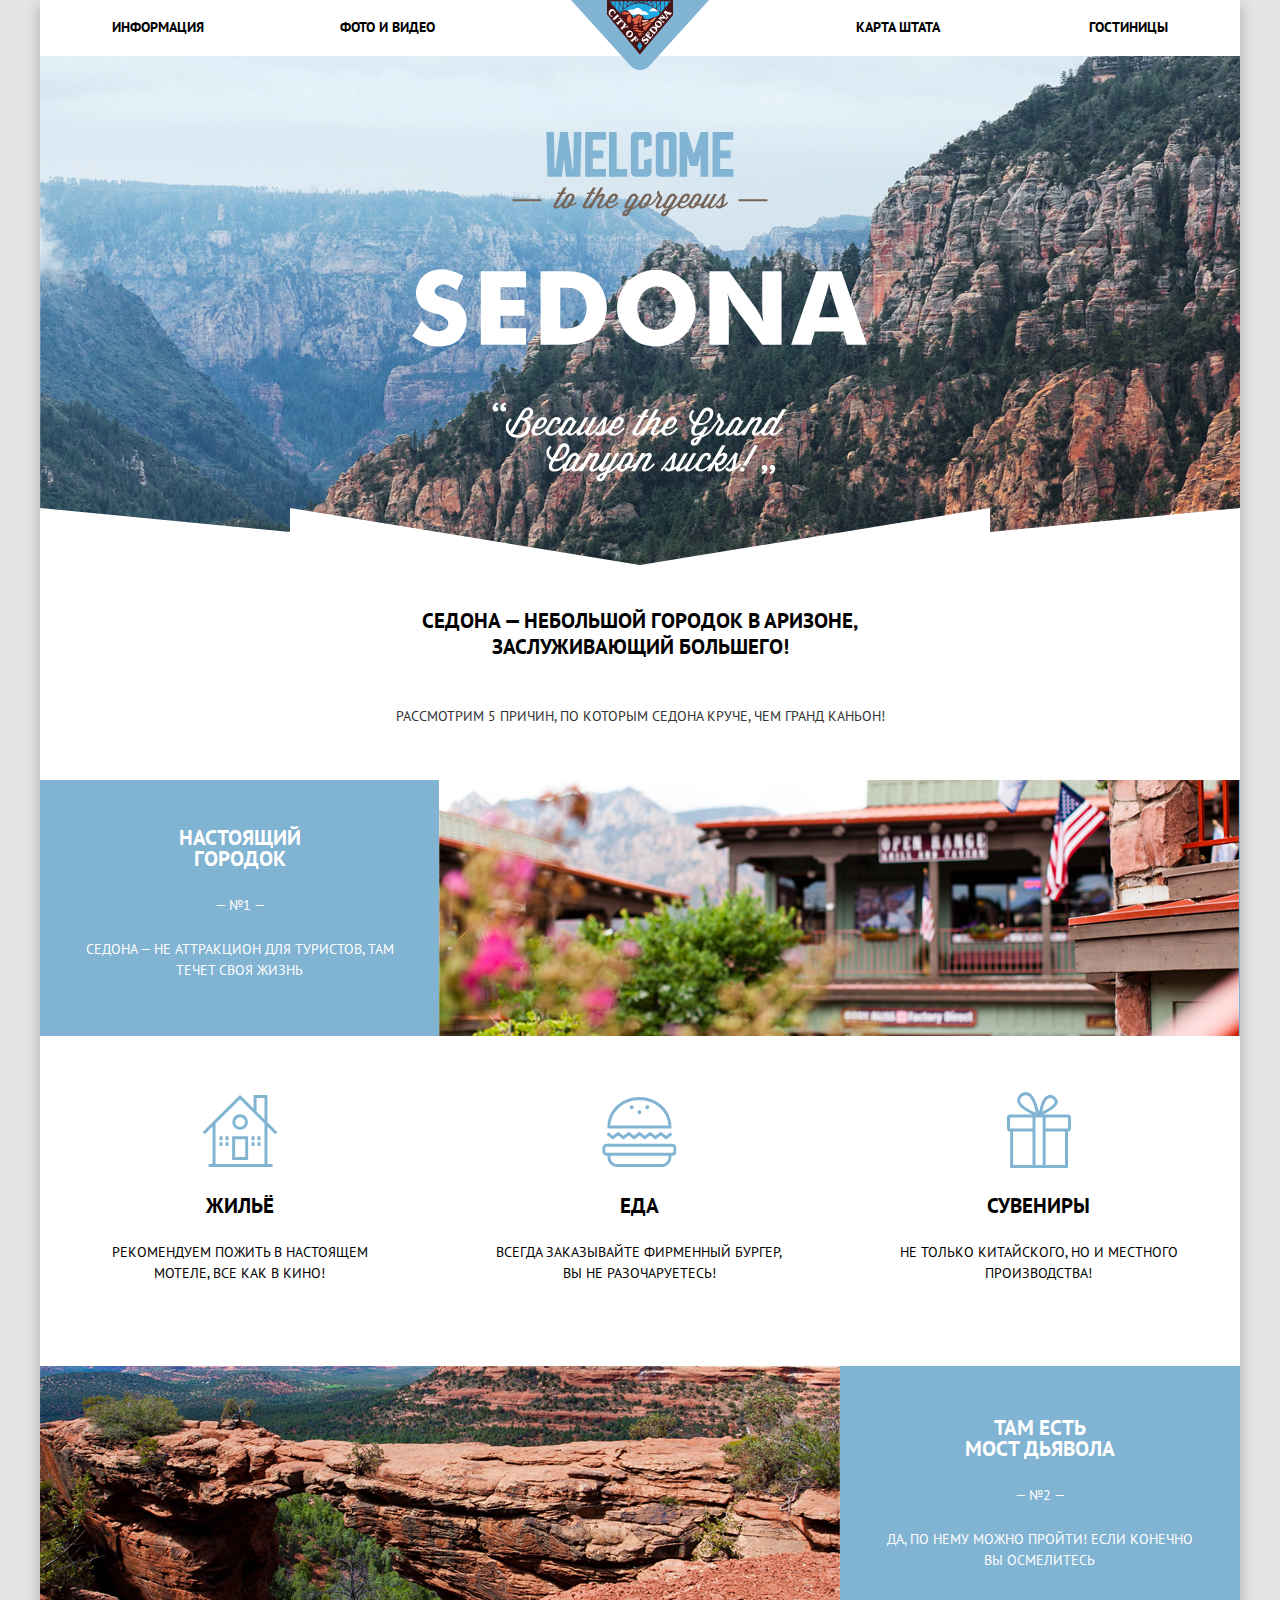
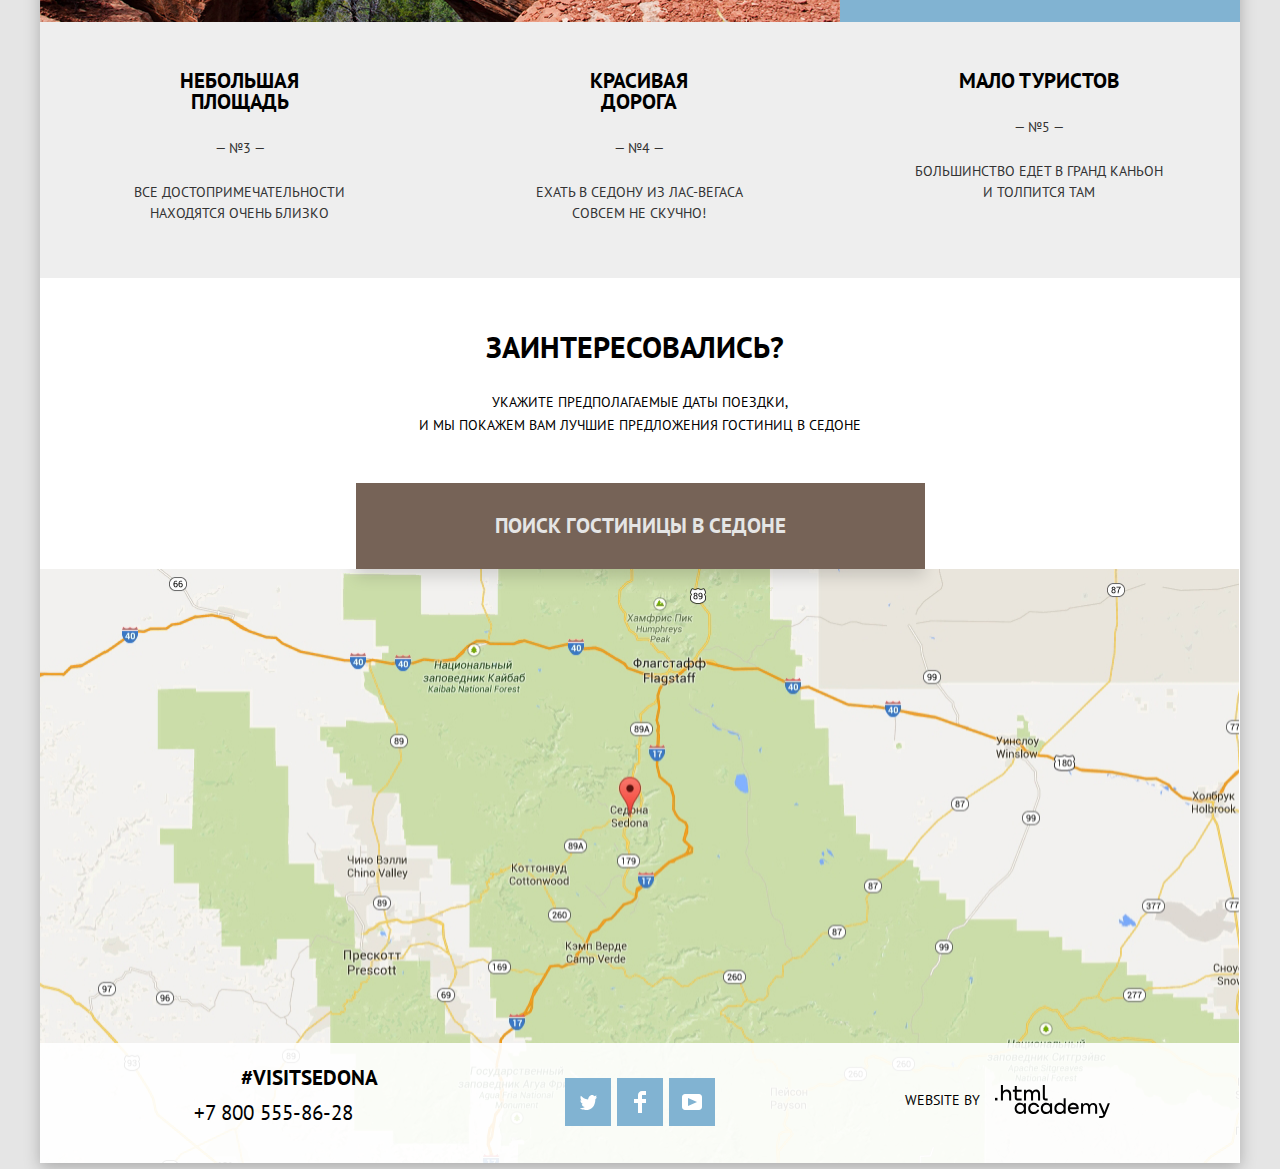
<file: index.html>
<!DOCTYPE html>
<html class="page" lang="ru">

<head>
  <meta charset="utf-8">
  <title>HTML Academy: Седона</title>
  <link rel="icon" href="./img/favicon.ico">
  <link href="https://fonts.googleapis.com/css2?family=PT+Sans:wght@400;700&display=swap" rel="stylesheet">
  <link href="./css/normalize.min.css" rel="stylesheet">
  <link href="./css/style.min.css" rel="stylesheet">
</head>

<body class="page-body page-body--index">
  <div class="page-body-container">

    <header class="main-header">
      <a class="main-header-logo">
        <img src="./img/logo.svg" width="138" height="70" alt="Логотип Седона">
      </a>
      <nav class="main-navigation">
        <ul class="site-navigation">
          <li class="site-navigation-item">
            <a class="site-navigation-link" href="#">Информация</a>
          </li>
          <li class="site-navigation-item">
            <a class="site-navigation-link" href="#">Фото и видео</a>
          </li>
          <li class="site-navigation-item">
            <a class="site-navigation-link" href="#">Карта штата</a>
          </li>
          <li class="site-navigation-item">
            <a class="site-navigation-link" href="catalog.html">Гостиницы</a>
          </li>
        </ul>
      </nav>
    </header>

    <main class="container">

      <h1 class="visually-hidden">Город Седона</h1>

      <section class="title">
        <h2 class="visually-hidden">Визитная карточка Седоны</h2>
        <img src="./img/welcome.svg" width="456" height="360" alt="Welcome to the gorgeous SEDONA Because the grand canyon sucks">
      </section>

      <section class="features">
        <h2 class="visually-hidden">5 причин посетить Седону</h2>
        <p class="features-city-text">Седона &mdash; небольшой городок в Аризоне, заслуживающий большего!</p>
        <p class="features-better-text">Рассмотрим 5 причин, по которым Седона круче, чем гранд Каньон!</p>
        <ul class="features-list">
          <li class="features-list-item features-list-item--first features-list-item--spec">
            <div class="features-list-wrap">
              <div class="features-list-container">
                <h2 class="features-title">Настоящий городок</h2>
                <p class="features-number">&mdash; №1 &mdash;</p>
                <p class="features-text">Седона &mdash; не аттракцион для туристов, там течет своя жизнь</p>
              </div>
            </div>
            <ul class="row">
              <li class="row-item row-item--first">
                <h2 class="row-head">Жильё</h2>
                <p class="row-text">Рекомендуем пожить в настоящем мотеле, все как в кино!</p>
              </li>
              <li class="row-item row-item--second">
                <h2 class="row-head">Еда</h2>
                <p class="row-text">Всегда заказывайте фирменный бургер, вы не разочаруетесь!</p>
              </li>
              <li class="row-item row-item--third">
                <h2 class="row-head">Сувениры</h2>
                <p class="row-text">Не только китайского, но и местного производства!</p>
              </li>
            </ul>
          </li>
          <li class="features-list-item features-list-item--second features-list-item--spec">
            <div class="features-list-wrap">
              <div class="features-list-container">
                <h2 class="features-title">Там есть<br>мост дьявола</h2>
                <p class="features-number">&mdash; №2 &mdash;</p>
                <p class="features-text">Да, по нему можно пройти! Если конечно вы осмелитесь</p>
              </div>
            </div>
          </li>
          <li class="features-list-item">
            <div class="features-list-container">
              <h2 class="features-title">Небольшая площадь</h2>
              <p class="features-number">&mdash; №3 &mdash;</p>
              <p class="features-text">Все достопримечательности находятся очень близко</p>
            </div>
          </li>
          <li class="features-list-item">
            <div class="features-list-container">
              <h2 class="features-title">Красивая дорога</h2>
              <p class="features-number">&mdash; №4 &mdash;</p>
              <p class="features-text">Ехать в Седону из Лас-Вегаса совсем не скучно!</p>
            </div>
          </li>
          <li class="features-list-item">
            <div class="features-list-container">
              <h2 class="features-title">Мало туристов</h2>
              <p class="features-number">&mdash; №5 &mdash;</p>
              <p class="features-text">Большинство едет в Гранд Каньон и&nbsp;толпится там</p>
            </div>
          </li>
        </ul>
      </section>

      <section class="form">
        <h2 class="visually-hidden">Форма заказа</h2>
        <div class="form-description-container">
          <p class="interesting">Заинтересовались?</p>
          <p class="dates">Укажите предполагаемые даты поездки,<br> и мы покажем вам лучшие предложения гостиниц в Седоне
          </p>
          <a class="search" href="#">Поиск гостиницы в Седоне</a>
        </div>
        <div class="form-container">
          <form class="appointment-date" action="https://echo.htmlacademy.ru" method="post">
            <div class="form-item-container">
              <label class="arrival-label" for="arrival-date">Дата заезда:</label>
              <div class="arrival-date-form">
                <input class="arrival-input arrival-date" id="arrival-date" type="text" name="date" placeholder="Укажите дату" value="24 апреля 2017" required>
                <button class="calendar-btn" type="button" aria-label="Открыть календарь">
                  <svg class="calendar arrival-calendar" width="21" height="23" viewBox="0 0 21 23" fill="none"
                    xmlns="http://www.w3.org/2000/svg">
                    <path fill-rule="evenodd" clip-rule="evenodd"
                      d="M16.406 3.02498H19.251C20.217 3.02498 21 3.84698 21 4.86198V21.164C21 22.179 20.217 23 19.251 23H1.75C0.784 23 0 22.179 0 21.164V4.86198C0 3.84698 0.784 3.02498 1.75 3.02498H4.593V1.64798C4.593 1.26698 4.887 0.958984 5.25 0.958984C5.612 0.958984 5.906 1.26698 5.906 1.64798V3.02498H9.844V1.64798C9.844 1.26698 10.138 0.958984 10.501 0.958984C10.862 0.958984 11.156 1.26698 11.156 1.64798V3.02498H15.094V1.64798C15.094 1.26698 15.387 0.958984 15.75 0.958984C16.112 0.958984 16.406 1.26698 16.406 1.64798V3.02498ZM19.5646 21.484C19.6466 21.3979 19.691 21.2828 19.688 21.164H19.689V4.86198C19.689 4.60898 19.493 4.40298 19.252 4.40298H16.407V5.78098C16.407 6.16198 16.113 6.46998 15.751 6.46998C15.388 6.46998 15.095 6.16198 15.095 5.78098V4.40298H11.157V5.78098C11.157 6.16198 10.863 6.46998 10.502 6.46998C10.139 6.46998 9.845 6.16198 9.845 5.78098V4.40298H5.907V5.78098C5.907 6.16198 5.613 6.46998 5.251 6.46998C4.888 6.46998 4.594 6.16198 4.594 5.78098V4.40298H1.75C1.50263 4.40953 1.30696 4.61458 1.312 4.86198V21.164C1.30696 21.4114 1.50263 21.6164 1.75 21.623H19.251C19.3698 21.6201 19.4826 21.5701 19.5646 21.484Z" />
                    <path fill-rule="evenodd" clip-rule="evenodd"
                      d="M4.59399 9.2251H7.21899V11.2911H4.59399V9.2251ZM4.59399 12.6681H7.21899V14.7351H4.59399V12.6681ZM7.21899 16.1121H4.59399V18.1781H7.21899V16.1121ZM9.18799 16.1121H11.813V18.1781H9.18799V16.1121ZM11.813 12.6681H9.18799V14.7351H11.813V12.6681ZM9.18799 9.2251H11.813V11.2911H9.18799V9.2251ZM16.406 16.1121H13.781V18.1781H16.406V16.1121ZM13.781 12.6681H16.406V14.7351H13.781V12.6681ZM16.406 9.2251H13.781V11.2911H16.406V9.2251Z" />
                  </svg>
                </button>
              </div>
            </div>
            <div class="form-item-container form-item-container-second">
              <label class="arrival-label" for="departure-date">Дата выезда:</label>
              <div class="arrival-date-form">
                <input class="arrival-input departure-date" id="departure-date" name="date" placeholder="Укажите дату" value="4 июля 2017" required>
                <button class="calendar-btn" type="button" aria-label="Открыть календарь">
                  <svg class="calendar arrival-calendar" width="21" height="23" viewBox="0 0 21 23" fill="none"
                    xmlns="http://www.w3.org/2000/svg">
                    <path fill-rule="evenodd" clip-rule="evenodd"
                      d="M16.406 3.02498H19.251C20.217 3.02498 21 3.84698 21 4.86198V21.164C21 22.179 20.217 23 19.251 23H1.75C0.784 23 0 22.179 0 21.164V4.86198C0 3.84698 0.784 3.02498 1.75 3.02498H4.593V1.64798C4.593 1.26698 4.887 0.958984 5.25 0.958984C5.612 0.958984 5.906 1.26698 5.906 1.64798V3.02498H9.844V1.64798C9.844 1.26698 10.138 0.958984 10.501 0.958984C10.862 0.958984 11.156 1.26698 11.156 1.64798V3.02498H15.094V1.64798C15.094 1.26698 15.387 0.958984 15.75 0.958984C16.112 0.958984 16.406 1.26698 16.406 1.64798V3.02498ZM19.5646 21.484C19.6466 21.3979 19.691 21.2828 19.688 21.164H19.689V4.86198C19.689 4.60898 19.493 4.40298 19.252 4.40298H16.407V5.78098C16.407 6.16198 16.113 6.46998 15.751 6.46998C15.388 6.46998 15.095 6.16198 15.095 5.78098V4.40298H11.157V5.78098C11.157 6.16198 10.863 6.46998 10.502 6.46998C10.139 6.46998 9.845 6.16198 9.845 5.78098V4.40298H5.907V5.78098C5.907 6.16198 5.613 6.46998 5.251 6.46998C4.888 6.46998 4.594 6.16198 4.594 5.78098V4.40298H1.75C1.50263 4.40953 1.30696 4.61458 1.312 4.86198V21.164C1.30696 21.4114 1.50263 21.6164 1.75 21.623H19.251C19.3698 21.6201 19.4826 21.5701 19.5646 21.484Z" />
                    <path fill-rule="evenodd" clip-rule="evenodd"
                      d="M4.59399 9.2251H7.21899V11.2911H4.59399V9.2251ZM4.59399 12.6681H7.21899V14.7351H4.59399V12.6681ZM7.21899 16.1121H4.59399V18.1781H7.21899V16.1121ZM9.18799 16.1121H11.813V18.1781H9.18799V16.1121ZM11.813 12.6681H9.18799V14.7351H11.813V12.6681ZM9.18799 9.2251H11.813V11.2911H9.18799V9.2251ZM16.406 16.1121H13.781V18.1781H16.406V16.1121ZM13.781 12.6681H16.406V14.7351H13.781V12.6681ZM16.406 9.2251H13.781V11.2911H16.406V9.2251Z" />
                  </svg>
                </button>
              </div>
            </div>
            <div class="form-number-wrapper">
              <div class="form-number">
                <label class="number-label" for="number-first">Взрослые:</label>
                <div class="form-number-container">
                  <button class="number-link" aria-label="Уменьшить на 1" type="button">
                    <svg class="number-link-sign" width="12" height="3" viewBox="0 0 12 3" fill="none"
                      xmlns="http://www.w3.org/2000/svg">
                      <rect width="12" height="3" />
                    </svg>
                  </button>
                  <input class="form-number-input" type="text" name="number" id="number-first" value="2">
                  <button class="number-link" aria-label="Увеличить на 1" type="button">
                    <svg class="number-link-sign" width="11" height="11" viewBox="0 0 11 11" fill="none"
                      xmlns="http://www.w3.org/2000/svg">
                      <path fill-rule="evenodd" clip-rule="evenodd"
                        d="M4.23086 6.76932V11H6.76932V6.76932H11V4.23086H6.76932V0H4.23085V4.23086H0V6.76932H4.23086Z" />
                    </svg>
                  </button>
                </div>
              </div>
              <div class="form-number">
                <label class="number-label number-label--second" for="number-second">Дети:</label>
                <div class="form-number-container">
                  <button class="number-link" aria-label="Уменьшить на 1" type="button">
                    <svg class="number-link-sign" width="12" height="3" viewBox="0 0 12 3" fill="none"
                      xmlns="http://www.w3.org/2000/svg">
                      <rect width="12" height="3" />
                    </svg>
                  </button>
                  <input class="form-number-input" type="text" name="number" id="number-second" value="0">
                  <button class="number-link" aria-label="Увеличить на 1" type="button">
                    <svg class="number-link-sign" width="11" height="11" viewBox="0 0 11 11" fill="none"
                      xmlns="http://www.w3.org/2000/svg">
                      <path fill-rule="evenodd" clip-rule="evenodd"
                        d="M4.23086 6.76932V11H6.76932V6.76932H11V4.23086H6.76932V0H4.23085V4.23086H0V6.76932H4.23086Z" />
                    </svg>
                  </button>
                </div>
              </div>
            </div>
            <button class="appointment-date-sumbit" type="submit">Найти</button>
          </form>
        </div>
      </section>

      <section class="map">
        <h2 class="visually-hidden">Карта проезда</h2>
        <div class="map-img-container">
          <img src="./img/map.jpg" width="1199" height="594" alt="Карта проезда">
        </div>
        <div class="google-map-container">
          <iframe class="google-map"
            src="https://www.google.com/maps/embed?pb=!1m18!1m12!1m3!1d52385.1805216671!2d-111.83024386158104!3d34.85437335639012!2m3!1f0!2f0!3f0!3m2!1i1024!2i768!4f13.1!3m3!1m2!1s0x872da132f942b00d%3A0x5548c523fa6c8efd!2z0KHQtdC00L7QvdCwLCDQkNGA0LjQt9C-0L3QsCA4NjMzNiwg0KHQqNCQ!5e0!3m2!1sru!2sru!4v1624360653317!5m2!1sru!2sru"
            width="600" height="450" style="border:0;" allowfullscreen="" loading="lazy"></iframe>
        </div>
      </section>
    </main>

    <footer class="main-footer">
      <section class="footer-contacts">
        <h2 class="lattice">#VisitSedona</h2>
        <a class="footer-phone" href="tel:+78005558628">+7 800 555-86-28</a>
      </section>

      <section class="footer-social">
        <h2 class="visually-hidden">Социальные сети</h2>
        <ul class="messengers">
          <li class="messengers-item">
            <a class="messengers-link messengers-link--tw" href="#" aria-label="Ссылка на Твиттер"></a>
          </li>
          <li class="messengers-item">
            <a class="messengers-link messengers-link--fb" href="#" aria-label="Ссылка на Фейсбук"></a>
          </li>
          <li class="messengers-item">
            <a class="messengers-link messengers-link--yt" href="#" aria-label="Ссылка на Ютуб"></a>
          </li>
        </ul>
      </section>

      <section class="academy">
        <h2 class="visually-hidden">Копирайт</h2>
        <p class="footer-copyright">
          Website by
          <a class="footer-link-academy" href="https://htmlacademy.ru/intensive/htmlcss" aria-label="Ссылка на сайт Академии">
            <svg class="footer-svg-academy" width="115" height="33" viewBox="0 0 115 33" fill="none"
              xmlns="http://www.w3.org/2000/svg">
              <path d="M0 12.8691V15.4429H2.45789V12.8691H0Z" />
              <path
                d="M11.6466 4.52562C10.0863 4.52562 8.82534 5.23341 8.03454 6.26294H7.94905V0H5.91864V15.4429H7.94905V10.1451C7.94905 8.02172 9.27418 6.49888 11.2191 6.49888C13.0572 6.49888 14.1258 7.87158 14.1258 9.71614V15.4429H16.1563V9.35153C16.1563 6.41308 14.3396 4.52562 11.6466 4.52562Z" />
              <path
                d="M26.6171 4.82696H21.8082V1.07349H19.7778V4.82696H17.8542V6.80022H19.7778V12.7843C19.7778 14.5002 20.7396 15.4439 22.4708 15.4439H26.6171V13.4492H22.8769C22.193 13.4492 21.8082 13.0632 21.8082 12.3983V6.80022H26.6171V4.82696Z" />
              <path
                d="M41.1215 4.54712C39.497 4.54712 38.2576 5.34071 37.5736 6.60618H37.5095C36.8897 5.36217 35.7356 4.54712 34.154 4.54712C32.7434 4.54712 31.6746 5.29781 31.0336 6.3488H30.948V4.82596H29.0031V15.4429H31.0336V9.99504C31.0336 8.00032 32.0806 6.54184 33.6624 6.49894C35.1584 6.45604 36.0347 7.52847 36.0347 9.13708V15.4429H38.0652V9.82343C38.0652 7.44266 39.4758 6.49894 40.6941 6.49894C42.1688 6.49894 43.0452 7.52847 43.0452 9.13708V15.4429H45.0754V8.92261C45.0754 6.3488 43.6221 4.54712 41.1215 4.54712Z" />
              <path
                d="M47.8272 12.6975C47.8272 14.4348 48.8104 15.4429 50.627 15.4429H52.636V13.4696H50.9262C50.2422 13.4696 49.8574 13.0835 49.8574 12.4186V0H47.8272V12.6975Z" />
              <path
                d="M28.9048 19.6888H28.8192C28.027 18.6227 26.7425 17.8764 25.0295 17.8551C21.882 17.8124 19.6338 20.1365 19.6338 23.4202C19.6338 26.7252 21.9248 29.0494 25.008 29.0068C26.7637 28.9853 28.027 28.1965 28.8192 27.0663H28.9048V28.7081H30.9177V18.1536H28.9048V19.6888ZM25.3077 27.0451C23.081 27.0451 21.6679 25.4245 21.6679 23.4202C21.6679 21.4159 23.081 19.7954 25.3077 19.7954C27.4703 19.7954 28.8836 21.4159 28.8836 23.4202C28.8836 25.4033 27.4703 27.0451 25.3077 27.0451Z" />
              <path
                d="M44.2094 21.9915C43.7169 19.6034 41.5972 17.855 38.8138 17.855C35.4523 17.855 33.2042 20.307 33.2042 23.4201C33.2042 26.5331 35.4523 29.0067 38.8138 29.0067C41.5972 29.0067 43.7169 27.2155 44.2094 24.8061H42.0898C41.6616 26.1494 40.3983 27.0662 38.8353 27.0662C36.6513 27.0662 35.238 25.4244 35.238 23.4201C35.238 21.4158 36.6513 19.7953 38.8353 19.7953C40.4624 19.7953 41.6616 20.7548 42.0898 21.9915H44.2094Z" />
              <path
                d="M55.0836 19.6888H54.998C54.2057 18.6227 52.921 17.8764 51.208 17.8551C48.0606 17.8124 45.8124 20.1365 45.8124 23.4202C45.8124 26.7252 48.1035 29.0494 51.1866 29.0068C52.9424 28.9853 54.2057 28.1965 54.998 27.0663H55.0836V28.7081H57.0962V18.1536H55.0836V19.6888ZM51.4865 27.0451C49.2595 27.0451 47.8465 25.4245 47.8465 23.4202C47.8465 21.4159 49.2595 19.7954 51.4865 19.7954C53.6491 19.7954 55.0621 21.4159 55.0621 23.4202C55.0621 25.4033 53.6491 27.0451 51.4865 27.0451Z" />
              <path
                d="M68.6538 19.7953H68.5682C67.776 18.6652 66.4483 17.8763 64.7568 17.855C61.6738 17.8123 59.3827 20.1365 59.3827 23.4415C59.3827 26.7251 61.6309 29.0493 64.7783 29.0067C66.4483 28.9853 67.776 28.239 68.5468 27.1729H68.6538V28.708H70.6665V13.356H68.6538V19.7953ZM65.0568 27.0662C62.8298 27.0662 61.4168 25.4458 61.4168 23.4415C61.4168 21.4372 62.8298 19.8166 65.0568 19.8166C67.2193 19.8166 68.6324 21.4585 68.6324 23.4415C68.6324 25.4458 67.2193 27.0662 65.0568 27.0662Z" />
              <path
                d="M78.3297 17.855C75.0752 17.855 72.8483 20.3497 72.8483 23.4414C72.8483 26.4479 74.9467 29.0067 78.3724 29.0067C80.8561 29.0067 82.8475 27.6633 83.5541 25.4244H81.4342C80.9634 26.4267 79.8286 27.0662 78.4582 27.0662C76.5312 27.0662 75.1608 25.7869 75.0108 24.1451H83.7682C84.0464 20.6269 81.8412 17.855 78.3297 17.855ZM78.2868 19.7953C79.9783 19.7953 81.2416 20.8401 81.5627 22.354H75.0538C75.3534 20.8614 76.6168 19.7953 78.2868 19.7953Z" />
              <path
                d="M98.1985 17.8762C96.5713 17.8762 95.3295 18.6651 94.6443 19.9232H94.5799C93.9591 18.6865 92.8029 17.8762 91.2184 17.8762C89.8054 17.8762 88.7347 18.6225 88.0924 19.6673H88.0068V18.1534H86.0583V28.7079H88.0924V23.2921C88.0924 21.3091 89.1417 19.8592 90.7261 19.8165C92.2247 19.7739 93.1028 20.84 93.1028 22.4392V28.7079H95.1368V23.1215C95.1368 20.7547 96.5499 19.8165 97.7703 19.8165C99.2477 19.8165 100.125 20.84 100.125 22.4392V28.7079H102.16V22.226C102.16 19.6673 100.704 17.8762 98.1985 17.8762Z" />
              <path
                d="M109.441 27.0237L105.801 18.1536H103.553L108.392 29.7104L108.371 29.753C108.028 30.6272 107.643 30.947 106.701 30.947H104.196V32.9726H106.701C108.542 32.9726 109.527 32.1411 110.212 30.3499L114.88 18.1536H112.803L109.441 27.0237Z" />
            </svg>
          </a>
        </p>
      </section>
    </footer>
  </div>
  <script src="./js/script.min.js"></script>
</body>

</html>
</file>
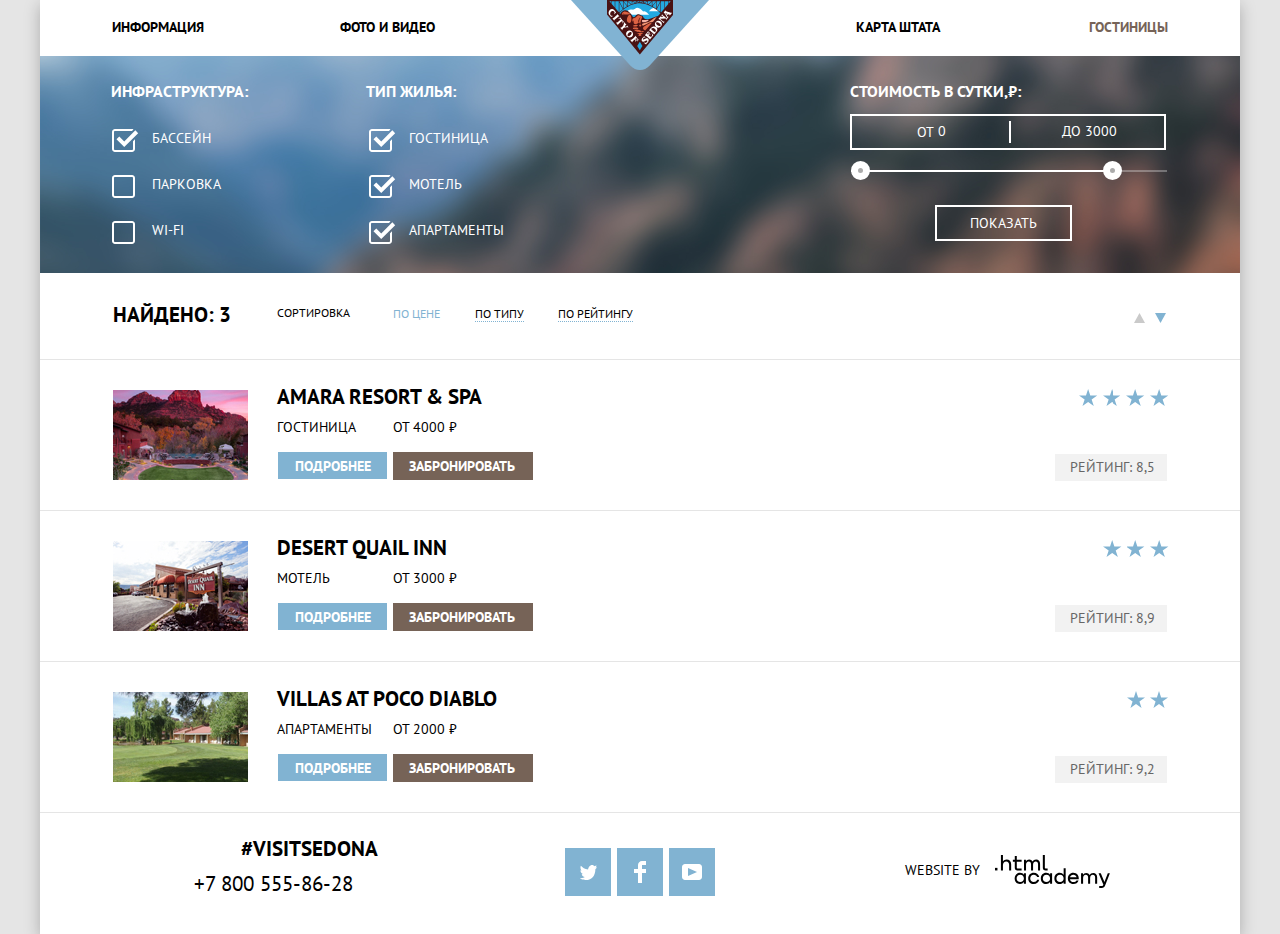
<file: catalog.html>
<!DOCTYPE html>
<html lang="ru">

<head>
  <meta charset="utf-8">
  <title>HTML Academy: Седона</title>
  <link rel="icon" href="./img/favicon.ico">
  <link href="https://fonts.googleapis.com/css2?family=PT+Sans:wght@400;700&display=swap" rel="stylesheet">
  <link href="./css/normalize.min.css" rel="stylesheet">
  <link href="./css/style.min.css" rel="stylesheet">
</head>

<body class="page-body">
  <div class="page-body-container">

    <header class="main-header">
      <a class="main-header-logo" href="index.html">
        <img src="./img/logo.svg" width="138" height="70" alt="Логотип Седона">
      </a>
      <nav class="main-navigation">
        <ul class="site-navigation">
          <li class="site-navigation-item">
            <a class="site-navigation-link" href="#">Информация</a>
          </li>
          <li class="site-navigation-item">
            <a class="site-navigation-link" href="#">Фото и видео</a>
          </li>
          <li class="site-navigation-item">
            <a class="site-navigation-link" href="#">Карта штата</a>
          </li>
          <li class="site-navigation-item">
            <a class="site-navigation-link site-navigation-link--active">Гостиницы</a>
          </li>
        </ul>
      </nav>
    </header>

    <main class="container">

      <section class="filters">
        <h2 class="visually-hidden">Фильтр</h2>
        <form class="filter" method="get" action="https://echo.htmlacademy.ru">
          <div class="filter-container">
            <section class="filter-group">
              <h3 class="filter-group-legend legend-first">Инфраструктура:</h3>
              <ul class="filters-item">
                <li class="filter-option checkbox">
                  <input class="checkbox-input visually-hidden" type="checkbox" name="bassein" id="infra-bassein"
                    checked>
                  <label class="checkbox-label" for="infra-bassein">Бассейн</label>
                </li>
                <li class="filter-option checkbox">
                  <input class="checkbox-input visually-hidden" type="checkbox" name="parkovka" id="infra-parkovka">
                  <label class="checkbox-label" for="infra-parkovka">Парковка</label>
                </li>
                <li class="filter-option checkbox">
                  <input class="checkbox-input visually-hidden" type="checkbox" name="wi-fi" id="infra-wi-fi">
                  <label class="checkbox-label" for="infra-wi-fi">WI-FI</label>
                </li>
              </ul>
            </section>

            <section class="filter-group">
              <h3 class="filter-group-legend legend-second">Тип жилья:</h3>
              <ul class="filters-item filters-item-second">
                <li class="filter-option checkbox">
                  <input class="checkbox-input visually-hidden" type="checkbox" name="gostinica" id="tip-gostinica"
                    checked>
                  <label class="checkbox-label" for="tip-gostinica">Гостиница</label>
                <li class="filter-option checkbox">
                  <input class="checkbox-input visually-hidden" type="checkbox" name="motel" id="tip-motel" checked>
                  <label class="checkbox-label" for="tip-motel">Мотель</label>
                </li>
                <li class="filter-option checkbox">
                  <input class="checkbox-input visually-hidden" type="checkbox" name="apartamenti" id="tip-apartamenti"
                    checked>
                  <label class="checkbox-label" for="tip-apartamenti">Апартаменты</label>
                </li>
              </ul>
            </section>

            <section class="filter-group filter-group-third">
              <h3 class="filter-group-legend legend-third">Стоимость в сутки,₽:</h3>
              <div class="filter-price-container">
                <div class="filter-price">
                  <label class="filter-price-label" for="min-price">От</label>
                  <input class="filter-price-input" type="text" name="min-price" id="min-price" value="0">
                </div>
                <div class="filter-price">
                  <label class="filter-price-label filter-price-label-second" for="max-price">До</label>
                  <input class="filter-price-input" type="text" name="max-price" id="max-price" value="3000">
                </div>
              </div>
              <div class="range">
                <div class="range-scale">
                  <div class="range-value">
                  </div>
                </div>
                <a href="#" class="range-handle range-handle--left" aria-label="Минимальная цена"></a>
                <a href="#" class="range-handle range-handle--right" aria-label="Максимальная цена"></a>
              </div>
              <button class="filter-price-sumbit" type="submit">Показать</button>
            </section>
          </div>
        </form>
      </section>

      <section class="sorting">
        <div class="sorting-sort">
          <h2 class="sorting-found">Найдено: 3</h2>
          <p class="sorting-text">Сортировка</p>
          <ul class="sorting-list sorting-list-links">
            <li class="sorting-list-item">
              <a class="sorting-list-link sorting-list-link-active" href="#">По цене</a>
            </li>
            <li class="sorting-list-item">
              <a class="sorting-list-link" href="#">По типу</a>
            </li>
            <li class="sorting-list-item">
              <a class="sorting-list-link" href="#">По рейтингу</a>
            </li>
          </ul>
          <ul class="sorting-list sorting-list-orders">
            <li class="sorting-list-item sorting-list-item-order">
              <a class="sorting-order sorting-order-current" href="#" aria-label="По возрастанию">
                <svg class="sorting-icon" width="11" height="10" viewBox="0 0 11 10" fill="none"
                  xmlns="http://www.w3.org/2000/svg">
                  <path d="M5.5 0L0 10H11L5.5 0Z" />
                </svg>
              </a>
            </li>
            <li class="sorting-list-item sorting-list-item-order">
              <a class="sorting-order" href="#" aria-label="По убыванию">
                <svg class="sorting-icon sorting-icon-second" width="11" height="10" viewBox="0 0 11 10" fill="none" xmlns="http://www.w3.org/2000/svg">
                  <path d="M5.5 10L0 0H11"/>
                  </svg>
              </a>
            </li>
          </ul>
        </div>

        <h2 class="visually-hidden">Список отелей</h2>
        <ul class="catalog-list">
          <li class="catalog-list-item catalog-list-item-first">
            <a class="hotel-photo" href="#">
              <img src="./img/amara.jpg" width="135" height="90" alt="AMARA RESORT & SPA">
            </a>
            <div class="hotel-info">
              <a class="hotel-link" href="#">Amara Resort & SPA</a>
              <p class="hotel-price"><span class="hotel-price-text">Гостиница</span> От 4000 ₽</p>
              <div class="hotel-links-container">
                <a class="details-link" href="#">Подробнее</a>
                <a class="reservation-link" href="#">Забронировать</a>
              </div>
            </div>
            <div class="rating rating-four">
              <p class="rating-item">Рейтинг: 8,5</p>
            </div>
          </li>
          <li class="catalog-list-item">
            <a class="hotel-photo" href="#">
              <img src="./img/desert.jpg" width="135" height="90" alt="DESERT QUAIL INN">
            </a>
            <div class="hotel-info">
              <a class="hotel-link" href="#">Desert quail inn</a>
              <p class="hotel-price"><span class="hotel-price-text">Мотель</span> От 3000 ₽</p>
              <div class="hotel-links-container">
                <a class="details-link" href="#">Подробнее</a>
                <a class="reservation-link" href="#">Забронировать</a>
              </div>
            </div>
            <div class="rating rating-three">
              <p class="rating-item">Рейтинг: 8,9</p>
            </div>
          </li>
          <li class="catalog-list-item">
            <a class="hotel-photo" href="#">
              <img src="img/villas.jpg" width="135" height="90" alt="VILLAS AT POCO DIABLO">
            </a>
            <div class="hotel-info">
              <a class="hotel-link" href="#">Villas at poco diablo</a>
              <p class="hotel-price"><span class="hotel-price-text">Апартаменты</span> От 2000 ₽</p>
              <div class="hotel-links-container">
                <a class="details-link" href="#">Подробнее</a>
                <a class="reservation-link" href="#">Забронировать</a>
              </div>
            </div>
            <div class="rating rating-two">
              <p class="rating-item">Рейтинг: 9,2</p>
            </div>
          </li>
        </ul>
      </section>
    </main>

    <footer class="main-footer">
      <section class="footer-contacts">
        <h2 class="lattice">#VisitSedona</h2>
        <a class="footer-phone" href="tel:+78005558628">+7 800 555-86-28</a>
      </section>

      <section class="footer-social">
        <h2 class="visually-hidden">Социальные сети</h2>
        <ul class="messengers">
          <li class="messengers-item">
            <a class="messengers-link messengers-link--tw" href="#" aria-label="Ссылка на Твиттер"></a>
          </li>
          <li class="messengers-item">
            <a class="messengers-link messengers-link--fb" href="#" aria-label="Ссылка на Фейсбук"></a>
          </li>
          <li class="messengers-item">
            <a class="messengers-link messengers-link--yt" href="#" aria-label="Ссылка на Ютуб"></a>
          </li>
        </ul>
      </section>

      <section class="academy">
        <h2 class="visually-hidden">Копирайт</h2>
        <p class="footer-copyright">
          Website by
          <a class="footer-link-academy" href="https://htmlacademy.ru/intensive/htmlcss" aria-label="Ссылка на сайт Академии">
            <svg class="footer-svg-academy" width="115" height="33" viewBox="0 0 115 33" fill="none"
              xmlns="http://www.w3.org/2000/svg">
              <path d="M0 12.8691V15.4429H2.45789V12.8691H0Z" />
              <path
                d="M11.6466 4.52562C10.0863 4.52562 8.82534 5.23341 8.03454 6.26294H7.94905V0H5.91864V15.4429H7.94905V10.1451C7.94905 8.02172 9.27418 6.49888 11.2191 6.49888C13.0572 6.49888 14.1258 7.87158 14.1258 9.71614V15.4429H16.1563V9.35153C16.1563 6.41308 14.3396 4.52562 11.6466 4.52562Z" />
              <path
                d="M26.6171 4.82696H21.8082V1.07349H19.7778V4.82696H17.8542V6.80022H19.7778V12.7843C19.7778 14.5002 20.7396 15.4439 22.4708 15.4439H26.6171V13.4492H22.8769C22.193 13.4492 21.8082 13.0632 21.8082 12.3983V6.80022H26.6171V4.82696Z" />
              <path
                d="M41.1215 4.54712C39.497 4.54712 38.2576 5.34071 37.5736 6.60618H37.5095C36.8897 5.36217 35.7356 4.54712 34.154 4.54712C32.7434 4.54712 31.6746 5.29781 31.0336 6.3488H30.948V4.82596H29.0031V15.4429H31.0336V9.99504C31.0336 8.00032 32.0806 6.54184 33.6624 6.49894C35.1584 6.45604 36.0347 7.52847 36.0347 9.13708V15.4429H38.0652V9.82343C38.0652 7.44266 39.4758 6.49894 40.6941 6.49894C42.1688 6.49894 43.0452 7.52847 43.0452 9.13708V15.4429H45.0754V8.92261C45.0754 6.3488 43.6221 4.54712 41.1215 4.54712Z" />
              <path
                d="M47.8272 12.6975C47.8272 14.4348 48.8104 15.4429 50.627 15.4429H52.636V13.4696H50.9262C50.2422 13.4696 49.8574 13.0835 49.8574 12.4186V0H47.8272V12.6975Z" />
              <path
                d="M28.9048 19.6888H28.8192C28.027 18.6227 26.7425 17.8764 25.0295 17.8551C21.882 17.8124 19.6338 20.1365 19.6338 23.4202C19.6338 26.7252 21.9248 29.0494 25.008 29.0068C26.7637 28.9853 28.027 28.1965 28.8192 27.0663H28.9048V28.7081H30.9177V18.1536H28.9048V19.6888ZM25.3077 27.0451C23.081 27.0451 21.6679 25.4245 21.6679 23.4202C21.6679 21.4159 23.081 19.7954 25.3077 19.7954C27.4703 19.7954 28.8836 21.4159 28.8836 23.4202C28.8836 25.4033 27.4703 27.0451 25.3077 27.0451Z" />
              <path
                d="M44.2094 21.9915C43.7169 19.6034 41.5972 17.855 38.8138 17.855C35.4523 17.855 33.2042 20.307 33.2042 23.4201C33.2042 26.5331 35.4523 29.0067 38.8138 29.0067C41.5972 29.0067 43.7169 27.2155 44.2094 24.8061H42.0898C41.6616 26.1494 40.3983 27.0662 38.8353 27.0662C36.6513 27.0662 35.238 25.4244 35.238 23.4201C35.238 21.4158 36.6513 19.7953 38.8353 19.7953C40.4624 19.7953 41.6616 20.7548 42.0898 21.9915H44.2094Z" />
              <path
                d="M55.0836 19.6888H54.998C54.2057 18.6227 52.921 17.8764 51.208 17.8551C48.0606 17.8124 45.8124 20.1365 45.8124 23.4202C45.8124 26.7252 48.1035 29.0494 51.1866 29.0068C52.9424 28.9853 54.2057 28.1965 54.998 27.0663H55.0836V28.7081H57.0962V18.1536H55.0836V19.6888ZM51.4865 27.0451C49.2595 27.0451 47.8465 25.4245 47.8465 23.4202C47.8465 21.4159 49.2595 19.7954 51.4865 19.7954C53.6491 19.7954 55.0621 21.4159 55.0621 23.4202C55.0621 25.4033 53.6491 27.0451 51.4865 27.0451Z" />
              <path
                d="M68.6538 19.7953H68.5682C67.776 18.6652 66.4483 17.8763 64.7568 17.855C61.6738 17.8123 59.3827 20.1365 59.3827 23.4415C59.3827 26.7251 61.6309 29.0493 64.7783 29.0067C66.4483 28.9853 67.776 28.239 68.5468 27.1729H68.6538V28.708H70.6665V13.356H68.6538V19.7953ZM65.0568 27.0662C62.8298 27.0662 61.4168 25.4458 61.4168 23.4415C61.4168 21.4372 62.8298 19.8166 65.0568 19.8166C67.2193 19.8166 68.6324 21.4585 68.6324 23.4415C68.6324 25.4458 67.2193 27.0662 65.0568 27.0662Z" />
              <path
                d="M78.3297 17.855C75.0752 17.855 72.8483 20.3497 72.8483 23.4414C72.8483 26.4479 74.9467 29.0067 78.3724 29.0067C80.8561 29.0067 82.8475 27.6633 83.5541 25.4244H81.4342C80.9634 26.4267 79.8286 27.0662 78.4582 27.0662C76.5312 27.0662 75.1608 25.7869 75.0108 24.1451H83.7682C84.0464 20.6269 81.8412 17.855 78.3297 17.855ZM78.2868 19.7953C79.9783 19.7953 81.2416 20.8401 81.5627 22.354H75.0538C75.3534 20.8614 76.6168 19.7953 78.2868 19.7953Z" />
              <path
                d="M98.1985 17.8762C96.5713 17.8762 95.3295 18.6651 94.6443 19.9232H94.5799C93.9591 18.6865 92.8029 17.8762 91.2184 17.8762C89.8054 17.8762 88.7347 18.6225 88.0924 19.6673H88.0068V18.1534H86.0583V28.7079H88.0924V23.2921C88.0924 21.3091 89.1417 19.8592 90.7261 19.8165C92.2247 19.7739 93.1028 20.84 93.1028 22.4392V28.7079H95.1368V23.1215C95.1368 20.7547 96.5499 19.8165 97.7703 19.8165C99.2477 19.8165 100.125 20.84 100.125 22.4392V28.7079H102.16V22.226C102.16 19.6673 100.704 17.8762 98.1985 17.8762Z" />
              <path
                d="M109.441 27.0237L105.801 18.1536H103.553L108.392 29.7104L108.371 29.753C108.028 30.6272 107.643 30.947 106.701 30.947H104.196V32.9726H106.701C108.542 32.9726 109.527 32.1411 110.212 30.3499L114.88 18.1536H112.803L109.441 27.0237Z" />
            </svg>
          </a>
        </p>
      </section>
    </footer>
  </div>
  <script src="./js/script.min.js"></script>
</body>

</html>
</file>
<file: css/style.min.css>
:root{--basic-black:#000000;--basic-white:#FFFFFF;--basic-extra-white:#EEEEEE;--basic-extra-dark:#333333;--basic-blue:#669EC0;--basic-extra-blue:#5496BD;--basic-dark:#888888;--basic-broun:#604E43;--basic-extra-down:#503E33;--basic-grey:#F2F2F2;--basic-extra-grey:#A9A9A9;--special-blue:#81B3D2;--special-brown:#766357;--special-dark:#666666;--sorting-icon:#CACACA;--special-extra-dark:#BDBBBC;--special-white:#e5e5e5;--special--dark:rgba(255, 255, 255, 0.3);--special-black:rgba(0, 1, 1, 0.15);--special-dark-grey:rgba(102, 102, 102, 1);--range-handle:#ABABAB;--details-link:rgba(255, 255, 255, 1);--main-footer:rgba(255, 255, 255, 0.9);--hotel-link:rgba(0, 0, 0, 0.3);--nav-active:rgba(118, 99, 87, 1);--page-body:rgba(0, 1, 1, 0.25);--arival-input:#EBEBEB}body{margin:0;padding:0;font-family:"PT Sans",Arial,sans-serif;font-size:14px;line-height:21px;font-weight:400;color:var(--basic-black);text-transform:uppercase;background-color:var(--special-white)}a{text-decoration:none}.visually-hidden{position:absolute;width:1px;height:1px;margin:-1px;border:0;padding:0;white-space:nowrap;-webkit-clip-path:inset(100%);clip-path:inset(100%);clip:rect(0 0 0 0);overflow:hidden}.page-body-container{position:relative;width:1200px;margin:0 auto;background-color:var(--basic-white);-webkit-box-shadow:0 5px 15px var(--page-body);box-shadow:0 5px 15px var(--page-body)}.main-header{position:relative;z-index:20}.main-header-logo{position:absolute;top:0;left:50%;-webkit-transform:translateX(-50%);-ms-transform:translateX(-50%);transform:translateX(-50%)}.main-navigation{font-size:14px;line-height:26px;color:var(--basic-black);background-color:var(--basic-white);font-weight:700}.site-navigation{list-style:none;padding:0;margin:0;display:-ms-grid;display:grid;-ms-grid-columns:1fr 1fr 1fr 1fr;grid-template-columns:1fr 1fr 1fr 1fr}.site-navigation-item{padding-top:14px;padding-bottom:16px}.site-navigation-item:nth-child(4n+1){padding-left:72px}.site-navigation-item:nth-child(4n+2){padding-right:40px}.site-navigation-item:nth-child(4n+3){text-align:right;padding-left:40px}.site-navigation-item:nth-child(4n+4){text-align:right;padding-right:72px}.site-navigation-link{color:var(--basic-black)}.site-navigation-link:focus,.site-navigation-link:hover{color:var(--special-blue)}.site-navigation-link:active{color:var(--hotel-link)}.site-navigation-link--active{color:var(--nav-active)}.title{text-align:center;background-image:url(../img/bg.jpg);background-size:cover;background-color:var(--basic-extra-dark);padding-top:71px;padding-bottom:72px;position:relative}.title::after{content:"";position:absolute;bottom:0;left:0;width:1200px;height:57px;display:block;background-image:url(../img/triangle.svg);background-size:cover}.features{padding-top:43px;position:relative;z-index:5}.features-city-text{padding:0;margin:0 auto 43px;font-size:21px;line-height:26px;width:470px;text-align:center;font-weight:700}.features-better-text{padding:0;margin:0 auto 51px;font-size:14px;line-height:26px;width:519px;text-align:center;text-transform:uppercase;color:var(--basic-extra-dark)}.features-list{list-style:none;padding:0;margin:0;display:-webkit-box;display:-ms-flexbox;display:flex;background-color:var(--basic-extra-white);-ms-flex-wrap:wrap;flex-wrap:wrap}.features-list-item{width:33.3%}.features-list-container{padding-top:48px;padding-bottom:54px}.features-title{padding:0;margin:0 auto 26px;font-size:21px;line-height:21px;font-weight:700;width:160px;text-align:center}.features-number{padding:0;margin:0 auto 23px;font-size:14px;line-height:21px;width:160px;text-align:center;color:var(--basic-extra-dark)}.features-text{padding:0;margin:0 auto;font-size:14px;line-height:21px;width:261px;text-align:center;color:var(--basic-extra-dark)}.features-list-item--spec{width:100%;color:var(--basic-white);background-color:var(--special-blue)}.features-list-item--spec .features-list-wrap{display:-webkit-box;display:-ms-flexbox;display:flex}.features-list-item--spec .features-list-wrap::after{content:"";width:800px;display:block}.features-list-item--first .features-list-wrap::after{background-image:url(../img/nast.jpg);background-size:cover}.features-list-item--spec .features-list-container{padding:47px 30px 55px;width:399px;-webkit-box-sizing:border-box;box-sizing:border-box;text-align:center}.features-list-item--spec .features-number{color:var(--basic-white)}.features-list-item--spec .features-text{width:312px;color:var(--basic-white)}.features-list-item--second .features-list-wrap::after{background-image:url(../img/tamest.jpg);background-size:cover;-webkit-box-ordinal-group:2;-ms-flex-order:1;order:1}.features-list-item--second .features-list-container{-webkit-box-ordinal-group:3;-ms-flex-order:2;order:2;padding-top:51px;padding-bottom:51px}.row{list-style:none;padding:0;margin:0;display:-webkit-box;display:-ms-flexbox;display:flex;-ms-flex-wrap:wrap;flex-wrap:wrap;background-color:var(--basic-white);color:var(--basic-black)}.row-item{width:33.3%;text-align:center;position:relative;padding-top:159px}.row-item::before{content:"";display:block;width:75px;height:72px;position:absolute;top:59px;left:50%;background-repeat:no-repeat;background-position:0 0;-webkit-transform:translateX(-50%);-ms-transform:translateX(-50%);transform:translateX(-50%)}.row-item--first::before{background-image:url(../img/lodging.svg)}.row-item--second::before{background-image:url(../img/food.svg);width:75px;height:70px;top:61px}.row-item--third::before{background-image:url(../img/souvenirs.svg);width:64px;height:77px;top:56px}.row-head{padding:0;margin:0 auto 26px;font-size:21px;line-height:21px;width:300px}.row-text{padding:0;margin:0 auto;font-size:14px;line-height:21px;width:300px;min-height:95px;padding-bottom:29px}.form{text-align:center;position:relative;z-index:4}.form-description-container{position:relative;z-index:10;background:var(--basic-white);padding-top:57px}.interesting{padding:0;margin:0 auto 34px;font-size:30px;line-height:24px;font-weight:700;width:300px;display:inline-block;vertical-align:middle;margin:0 0 32px -10px}.dates{padding:0;margin:0 auto 46px;width:448px;line-height:23px}.search{font-size:21px;line-height:26px;font-weight:700;color:var(--special-white);background-color:var(--special-brown);display:block;width:465px;text-align:center;margin:0 auto;padding:30px 52px;position:relative;z-index:10}.search:hover{background-color:var(--basic-broun)}.search:active{background-color:var(--basic-extra-down);color:var(--special--dark)}.form-container{width:568px;-webkit-box-sizing:border-box;box-sizing:border-box;background-color:var(--basic-white);background:var(--basic-white);min-height:395px;-webkit-box-shadow:0 7px 15px var(--special-black);box-shadow:0 7px 15px var(--special-black);position:absolute;left:50%;-webkit-transform:translateY(100%);-ms-transform:translateY(100%);transform:translateY(100%);bottom:0;z-index:1;-webkit-transition:-webkit-transform 2s;transition:-webkit-transform 2s;-o-transition:transform 2s;transition:transform 2s;transition:transform 2s,-webkit-transform 2s;margin-left:-284px;padding-left:55px;padding-right:55px;padding-top:55px;box-sizing:border-box;text-align:left}.form-container--closed{-webkit-transform:translateY(0);-ms-transform:translateY(0);transform:translateY(0);font-size:14px;line-height:26px;font-weight:700}.form-item-container{display:-webkit-box;display:-ms-flexbox;display:flex;-webkit-box-pack:justify;-ms-flex-pack:justify;justify-content:space-between;margin-bottom:29px}.arrival-date-form{width:345px;height:38px;position:relative}.arrival-label{padding:5px 0 0;margin:0;font-size:14px;line-height:26px;font-weight:700;color:var(--basic-black)}.calendar-btn{position:absolute;right:9px;top:7px;display:block;border:none;background:0 0;cursor:pointer}.arrival-calendar{fill:var(--basic-extra-grey)}.calendar-btn:hover .arrival-calendar{fill:var(--basic-black)}.calendar-btn:active .arrival-calendar{fill:var(--special-blue)}.arrival-input{padding-left:10px;-webkit-box-sizing:border-box;box-sizing:border-box;margin:0;font-size:14px;line-height:26px;font-weight:700;color:var(--basic-black);background:var(--basic-grey);width:100%;height:38px;border:2px solid var(--basic-grey);text-transform:uppercase}.arrival-input:hover{background:var(--arival-input)}.arrival-input:focus{outline:0;border-color:var(--special-white);background:var(--basic-white)}.form-number-wrapper{display:-webkit-box;display:-ms-flexbox;display:flex;-webkit-box-pack:justify;-ms-flex-pack:justify;justify-content:space-between;margin-bottom:54px}.form-number{display:-webkit-box;display:-ms-flexbox;display:flex;height:38px}.form-number-container{display:-webkit-box;display:-ms-flexbox;display:flex;width:114px;height:38px}.form-number-link:focus{outline:0;border-color:var(--special-white);background:var(--basic-white)}.number-link{display:-webkit-box;display:-ms-flexbox;display:flex;width:38px;height:38px;background:var(--basic-grey);-webkit-box-pack:center;-ms-flex-pack:center;justify-content:center;-webkit-box-align:center;-ms-flex-align:center;align-items:center;border:none}.number-label{padding:6px 0 0;margin-right:39px;font-size:14px;line-height:26px;font-weight:700;color:var(--basic-black)}.number-label--second{margin-right:27px}.form-number-input{position:relative;text-align:center;-webkit-box-sizing:border-box;box-sizing:border-box;margin:0;font-size:14px;line-height:26px;font-weight:700;color:var(--basic-black);background:var(--basic-grey);width:38px;height:38px;border:2px solid var(--basic-grey);text-transform:uppercase}.form-number-input:focus{outline:0;border-color:var(--special-white);background:var(--basic-white)}.number-link-sign{fill:var(--basic-extra-grey)}.number-link:hover .number-link-sign{fill:var(--basic-black)}.number-link:active .number-link-sign{fill:var(--special-blue)}.appointment-date-sumbit{color:var(--basic-white);font-size:21px;line-height:26px;font-weight:700;text-transform:uppercase;background-color:var(--special-blue);padding:0;margin:0;width:458px;height:58px;border:none;cursor:pointer}.appointment-date-sumbit:hover{background-color:var(--basic-blue)}.appointment-date-sumbit:active{background-color:var(--basic-extra-blue);color:var(--special--dark)}.map{position:relative}.map-img-container{position:absolute;top:0;left:0;z-index:1}.google-map-container{height:594px;position:relative;z-index:2}.google-map{width:100%;height:100%}.main-footer{list-style:none;padding:0 0 37px;margin:0;background:var(--main-footer);display:-ms-grid;display:grid;-ms-grid-columns:1fr 1fr 1fr;grid-template-columns:1fr 1fr 1fr}.page-body--index .main-footer{position:absolute;z-index:3;width:100%;bottom:0}.lattice{width:166px;font-size:21px;line-height:26px;margin:23px 0 9px 167px;-ms-grid-column-align:center;justify-self:center}.page-body--index .lattice{margin:22px 0 9px 167px}.footer-phone{width:200px;font-size:21px;line-height:26px;color:var(--basic-black);margin-left:154px}.footer-social{-ms-grid-column-align:center;justify-self:center;text-align:center}.messengers{display:-ms-grid;display:grid;-ms-grid-columns:46px 6px 46px 6px 46px;grid-template-columns:repeat(3,46px);gap:6px;margin:0;padding:35px 0 0}.messengers-item{list-style:none}.messengers-link{display:-webkit-box;display:-ms-flexbox;display:flex;-webkit-box-pack:center;-ms-flex-pack:center;justify-content:center;-webkit-box-align:center;-ms-flex-align:center;align-items:center;width:46px;height:48px;background-color:var(--special-blue)}.messengers-link:hover{background-color:var(--basic-blue)}.messengers-link:active{background-color:var(--basic-extra-blue)}.messengers-link::after{content:""}.messengers-link--tw::after{width:17px;height:17px;background-image:url(../img/twitter.svg)}.messengers-link--fb::after{width:12px;height:22px;background-image:url(../img/fb-icon.svg)}.messengers-link--yt::after{width:20px;height:16px;background-image:url(../img/youtube.svg)}.messengers-link:active::after{opacity:.3}.academy{padding-top:30px;margin-right:58px;text-align:center}.footer-copyright{padding:3px 0 0 65px;margin:0;display:-webkit-box;display:-ms-flexbox;display:flex;-webkit-box-pack:start;-ms-flex-pack:start;justify-content:flex-start;-webkit-box-align:center;-ms-flex-align:center;align-items:center}.footer-link-academy{display:inline-block;vertical-align:middle;padding:9px 0 0 15px}.footer-svg-academy{fill:var(--basic-black)}.footer-link-academy:hover .footer-svg-academy{fill:var(--special-blue)}.footer-link-academy:active .footer-svg-academy{fill:var(--special-extra-dark)}.filters{padding:0 0 7px;margin:0;color:var(--basic-black);background-image:url(../img/background2.png);background-repeat:no-repeat;background-color:var(--basic-blue);background-size:cover}.filter-container{display:-webkit-box;display:-ms-flexbox;display:flex;width:100%}.filter-group-third{margin-left:auto;padding:25px 74px 0 0}.filter-group-legend{font-weight:700;font-size:16px;color:var(--basic-white)}.legend-first{padding-left:71px;padding-top:9px}.legend-second{padding-top:9px;padding-left:118px}.legend-third{margin:0 0 12px;padding:0}.filters-item{list-style:none;padding-left:72px;padding-top:10px}.filters-item-second{padding-left:121px}.filter-option{margin-bottom:25px}.checkbox-label{position:relative;color:var(--basic-white);padding-left:40px}.checkbox-label::after{content:"";position:absolute;width:27px;height:23px;display:block;left:0;top:0;background:url(../img/checkbox-off.svg) no-repeat top left}.checkbox-input:checked+.checkbox-label::after{background-image:url(../img/checkbox-on.svg)}.checkbox-input:focus+.checkbox-label{color:var(--basic-extra-grey)}.checkbox-input:disabled+.checkbox-label::after{background-image:url(../img/checkbox-off-disabled.svg)}.checkbox-input:checked:disabled+.checkbox-label::after{background-image:url(../img/checkbox-on-disabled.svg)}.filter-price-container{display:-webkit-box;display:-ms-flexbox;display:flex;width:312px;height:32px;border:2px solid var(--basic-white);margin-bottom:6px}.filter-price{display:-webkit-box;display:-ms-flexbox;display:flex;width:50%;-webkit-box-pack:center;-ms-flex-pack:center;justify-content:center;-webkit-box-align:center;-ms-flex-align:center;align-items:center}.filter-price-label{color:var(--basic-white);padding-left:47px}.filter-price-input{border:none;color:var(--basic-white);background:0 0;width:50px;padding-top:0;padding-left:4px}.filter-price-label-second{padding:0 0 2px 27px;position:relative}.filter-price-label-second::before{content:"";display:block;background-color:var(--basic-white);width:2px;height:22px;position:absolute;top:0;left:-26px}.range{position:relative;width:316px;height:21px}.range-scale{position:absolute;width:100%;height:2px;border-top:2px solid var(--special--dark);left:1px;top:14px}.range-value{position:absolute;width:80%;height:2px;border-top:2px solid var(--basic-white);left:0;top:-2px}.range-handle{display:block;position:absolute;width:19px;height:19px;-webkit-box-sizing:border-box;box-sizing:border-box;background:var(--range-handle);border-radius:50%;top:1px;border:7px solid var(--basic-white)}.range-handle--left{left:1px;top:5px}.range-handle--right{left:80%;top:5px}.range-handle:hover{display:block;position:absolute;width:24px;height:23px;-webkit-box-sizing:border-box;box-sizing:border-box;background:var(--range-handle);border-radius:50%;top:1px;border:8px solid var(--basic-white)}.filter-price-sumbit{border:2px solid var(--basic-white);background:0 0;color:var(--basic-white);width:137px;padding:8px 10px 8px 10px;margin:28px 0 0 85px;text-transform:uppercase}.filter-price-sumbit:hover{background:var(--basic-white);color:var(--basic-black)}.sorting-sort{display:-webkit-box;display:-ms-flexbox;display:flex;position:relative}.sorting-found{line-height:26px;font-weight:700;margin-left:73px;margin-top:29px}.sorting-text{font-size:12px;line-height:18px;margin:31px 0 0 46px}.sorting-list{display:-webkit-box;display:-ms-flexbox;display:flex;-ms-flex-wrap:wrap;flex-wrap:wrap;-webkit-box-align:center;-ms-flex-align:center;align-items:center;-webkit-box-pack:justify;-ms-flex-pack:justify;justify-content:space-between;list-style:none;margin:0;padding:0;font-size:12px;line-height:18px}.sorting-list-links{width:20%;margin-left:43px;margin-top:10px}.sorting-list-link{display:-webkit-box;display:-ms-flexbox;display:flex;background-color:transparent;border-bottom:1px dotted var(--special-blue);padding:0;text-transform:uppercase;color:var(--basic-black);line-height:15px}.sorting-list-link:hover{color:var(--special-blue)}.sorting-list-link:focus{color:var(--special-blue)}.sorting-list-link:active{color:var(--basic-black);border-color:transparent}.sorting-list-link-active{color:var(--special-blue);border-color:transparent;cursor:default}.sorting-list-orders{position:absolute;right:74px}.sorting-list-item-order{margin:37px 0 0 10px}.sorting-icon{fill:var(--sorting-icon)}.sorting-icon:hover{fill:var(--basic-black)}.sorting-icon:active{fill:var(--special-blue)}.sorting-icon-second{fill:var(--special-blue)}.catalog-list{border-top:1px solid var(--special-white);padding:0;margin-top:14px;margin-bottom:0}.catalog-list-item{list-style:none;display:-webkit-box;display:-ms-flexbox;display:flex;padding-left:73px;padding-bottom:24px;margin-bottom:30px;border-bottom:1px solid var(--special-white);position:relative}.catalog-list-item:last-child{margin-bottom:0}.catalog-list-item-first{margin-top:30px}.hotel-link{margin-left:29px;color:var(--basic-black);font-size:21px;line-height:26px;font-weight:700;padding-right:338px;display:block;margin-top:-6px;margin-bottom:7px;text-transform:uppercase}.hotel-link:hover{color:var(--special-blue)}.hotel-link:focus{outline:0;color:var(--special-blue)}.hotel-link:active{color:var(--hotel-link)}.hotel-price{margin:0 0 18px 3px;padding-left:26px}.hotel-price-text{display:inline-block;min-width:97px;padding-right:15px;max-width:400px;vertical-align:top}.details-link{padding:5px 16px 4px 17px;margin-left:30px;margin-right:2px;font-weight:700;color:var(--basic-white);background:var(--special-blue)}.details-link:hover{background:var(--basic-blue)}.details-link:active{color:var(--special--dark);background:var(--basic-extra-blue)}.reservation-link{padding:5px 18px 5px 16px;margin:0;font-weight:700;color:var(--basic-white);background:var(--special-brown)}.reservation-link:hover{background:var(--basic-broun)}.reservation-link:active{color:var(--special--dark)}.rating{right:73px;height:98px;width:200px;position:absolute;top:7px}.rating::before{content:"";display:block;background-image:url(../img/star.svg);background-repeat:space;height:17px;right:-2px;position:absolute;bottom:89px}.rating-one::before{width:17px}.rating-two::before{width:42px}.rating-three::before{width:66px}.rating-four::before{width:90px}.rating-five::before{width:85px}.rating-item{color:var(--special-dark);padding:3px 12px 3px 15px;background:var(--basic-grey);position:absolute;bottom:0;right:0}@-webkit-keyframes shake{0%,100%{-webkit-transform:translateX(0);transform:translateX(0)}10%,30%,50%,70%,90%{-webkit-transform:translateX(-10px);transform:translateX(-10px)}20%,40%,60%,80%{-webkit-transform:translateX(10px);transform:translateX(10px)}}@keyframes shake{0%,100%{-webkit-transform:translateX(0);transform:translateX(0)}10%,30%,50%,70%,90%{-webkit-transform:translateX(-10px);transform:translateX(-10px)}20%,40%,60%,80%{-webkit-transform:translateX(10px);transform:translateX(10px)}}.form--error{-webkit-animation:shake .6s;animation:shake .6s}
</file>
